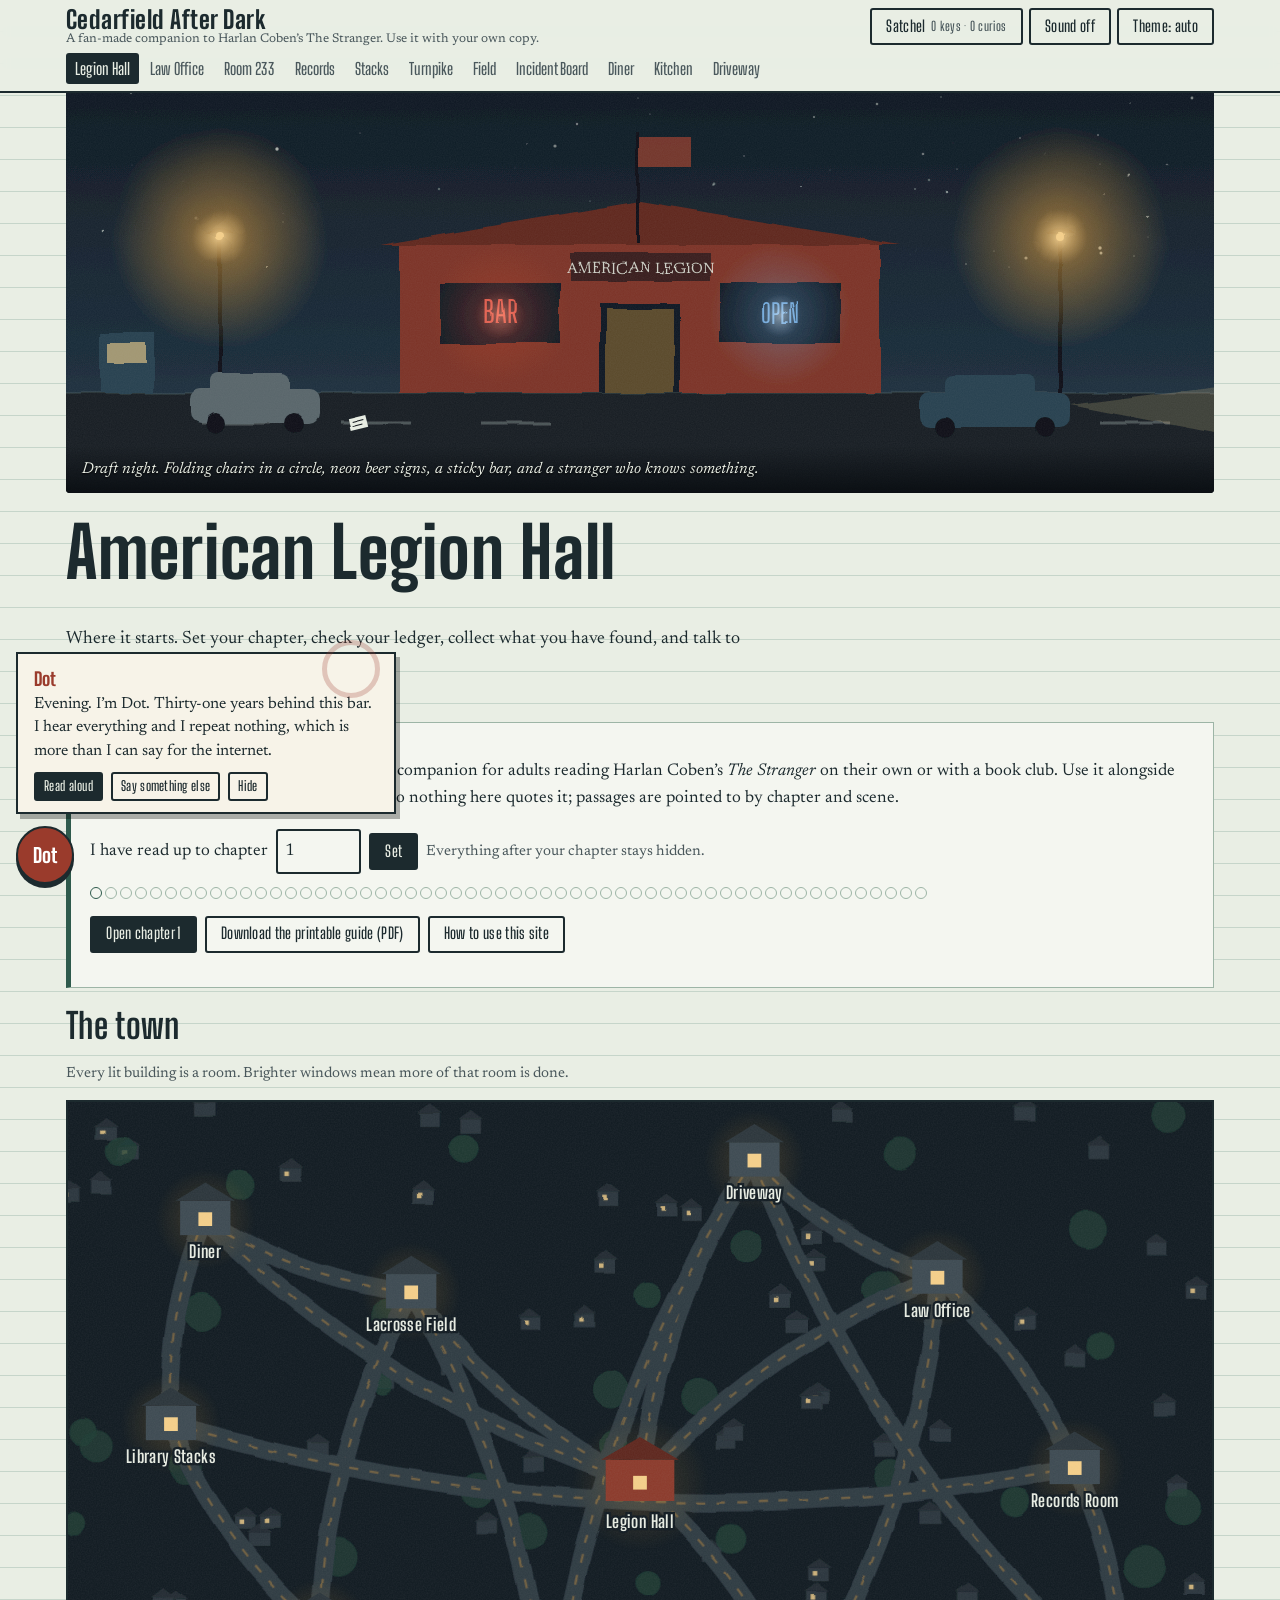
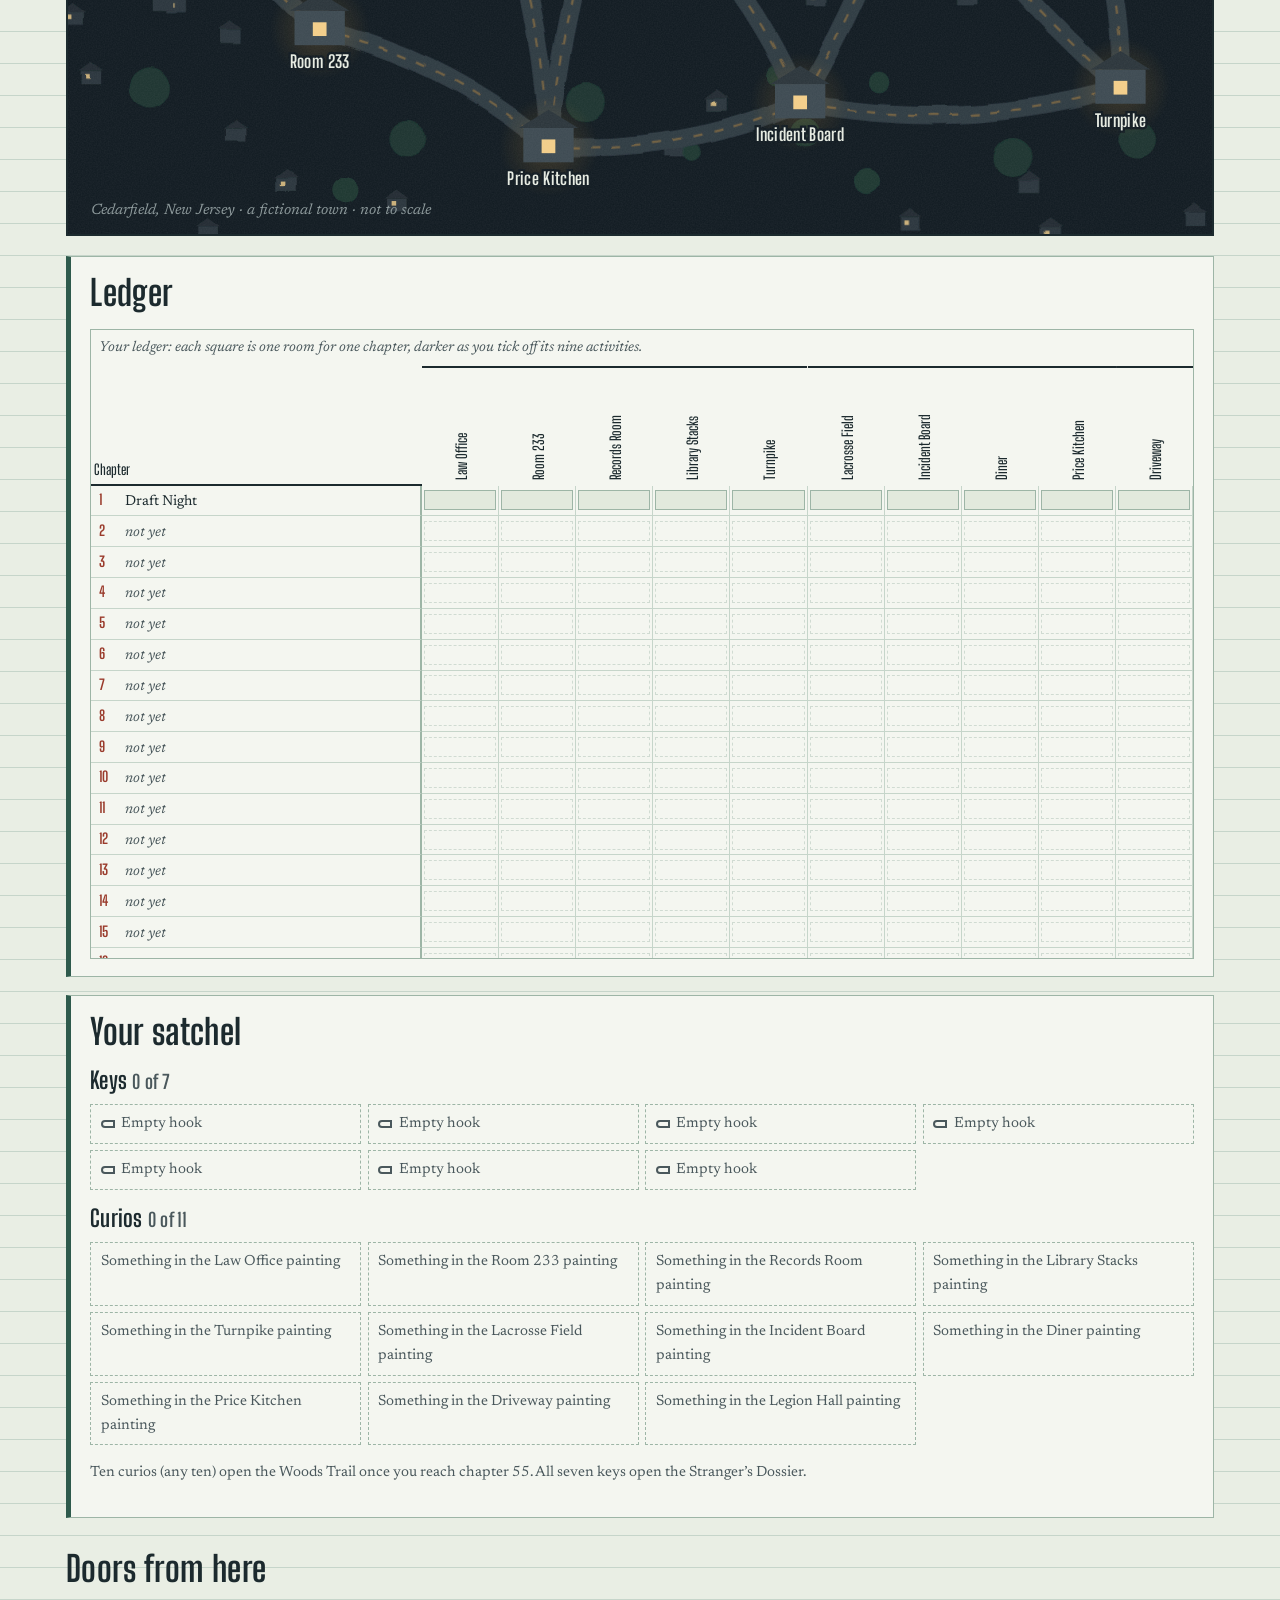
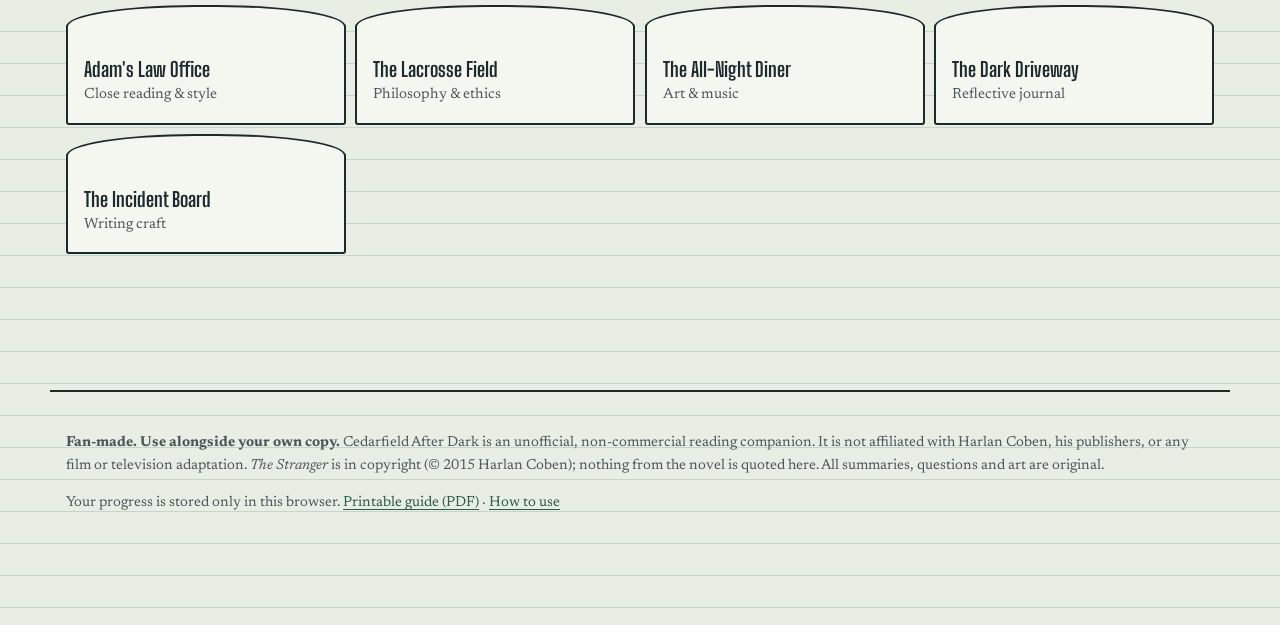
<file: index.html>
<!doctype html>
<html lang="en">
<head>
<meta charset="utf-8">
<meta name="viewport" content="width=device-width, initial-scale=1">
<title>Cedarfield After Dark</title>
<meta name="description" content="A free, fan-made reading companion for adults reading Harlan Coben's The Stranger: chapter guides, discussion questions, close reading, activities and tools, set in an illustrated Cedarfield at night.">
<meta name="theme-color" content="#121A21">
<link rel="icon" href="favicon.ico" sizes="any">
<link rel="icon" href="favicon.svg" type="image/svg+xml">
<link rel="apple-touch-icon" href="apple-touch-icon.png">
<link rel="manifest" href="site.webmanifest">
<link rel="stylesheet" href="css/style.css">
</head>
<body>
<a class="skip" href="#main">Skip to content</a>
<header class="top">
  <div class="topin">
    <a class="brand" href="#/">Cedarfield After Dark<span>A fan-made companion to Harlan Coben’s The Stranger. Use it with your own copy.</span></a>
    <div class="controls">
      <button class="btn ghost" id="satchelBtn" aria-expanded="false" aria-controls="satchelDrawer">Satchel <small id="satchelCount"></small></button>
      <button class="btn ghost" id="soundBtn" aria-pressed="false">Sound off</button>
      <span id="volWrap" hidden><label for="vol">Volume</label><input id="vol" type="range" min="0" max="1" step="0.05" value="0.5"></span>
      <button class="btn ghost" id="themeBtn">Theme: auto</button>
    </div>
  </div>
  <nav class="navrooms" aria-label="Rooms">
    <a href="#/">Legion Hall</a><a href="#/room/office">Law Office</a><a href="#/room/classroom">Room 233</a><a href="#/room/records">Records</a><a href="#/room/stacks">Stacks</a><a href="#/room/turnpike">Turnpike</a><a href="#/room/field">Field</a><a href="#/room/board">Incident Board</a><a href="#/room/diner">Diner</a><a href="#/room/kitchen">Kitchen</a><a href="#/room/driveway">Driveway</a>
  </nav>
</header>

<main id="main" tabindex="-1"></main>

<aside id="satchelDrawer" hidden aria-label="Your satchel"><button class="btn ghost close">Close</button><h2>Your satchel</h2><div id="satchelBody"></div></aside>

<button id="dotBtn" aria-controls="dot" aria-label="Talk to Dot, the bartender">Dot</button>
<div id="dot" role="status" aria-live="polite" aria-hidden="true"><p class="who">Dot</p><p id="dotMsg"></p>
  <div class="actions"><button class="btn" id="dotSpeak">Read aloud</button><button class="btn ghost" id="dotMore">Say something else</button><button class="btn ghost" id="dotHide">Hide</button></div></div>

<footer class="site">
  <p><strong>Fan-made. Use alongside your own copy.</strong> Cedarfield After Dark is an unofficial, non-commercial reading companion. It is not affiliated with Harlan Coben, his publishers, or any film or television adaptation. <cite>The Stranger</cite> is in copyright (© 2015 Harlan Coben); nothing from the novel is quoted here. All summaries, questions and art are original.</p>
  <p>Your progress is stored only in this browser. <a href="companion-guide.pdf">Printable guide (PDF)</a> · <a href="#/howto">How to use</a></p>
</footer>

<script src="js/data.js"></script>
<script src="js/art.js"></script>
<script src="js/audio.js"></script>
<script src="js/tools.js"></script>
<script src="js/app.js"></script>
</body>
</html>
</file>
<file: css/style.css>
/* Cedarfield After Dark — ledger paper by day, parking lot by night. */
@font-face{ font-family:'Newsreader'; font-style:normal; font-weight:200 800; font-display:swap; src:url(../assets/fonts/newsreader-latin-opsz-normal.woff2) format('woff2'); }
@font-face{ font-family:'Newsreader'; font-style:italic; font-weight:200 800; font-display:swap; src:url(../assets/fonts/newsreader-latin-opsz-italic.woff2) format('woff2'); }
@font-face{ font-family:'Big Shoulders Display'; font-style:normal; font-weight:500; font-display:swap; src:url(../assets/fonts/big-shoulders-display-latin-500-normal.woff2) format('woff2'); }
@font-face{ font-family:'Big Shoulders Display'; font-style:normal; font-weight:600; font-display:swap; src:url(../assets/fonts/big-shoulders-display-latin-600-normal.woff2) format('woff2'); }
@font-face{ font-family:'Big Shoulders Display'; font-style:normal; font-weight:700; font-display:swap; src:url(../assets/fonts/big-shoulders-display-latin-700-normal.woff2) format('woff2'); }
@font-face{ font-family:'Big Shoulders Display'; font-style:normal; font-weight:800; font-display:swap; src:url(../assets/fonts/big-shoulders-display-latin-800-normal.woff2) format('woff2'); }
:root{
  --paper:#E9EEE4; --paper2:#DFE6D9; --card:#F4F6F0; --ink:#1C2A2E; --ink2:#4A585C; --rule:#9DB5A6; --rule2:#C6D5CA;
  --cedar:#2E5A4C; --brick:#9A3B2C; --sodium:#C9831F; --glow:#3F78AE; --focus:#C9831F;
  --cellbase:#E2E9DD;
  --display:'Big Shoulders Display', 'Arial Narrow', sans-serif; --serif:'Newsreader', Georgia, serif;
  color-scheme: light;
}
@media (prefers-color-scheme: dark){ :root:not([data-theme="light"]){
  --paper:#121A21; --paper2:#18222A; --card:#1B262F; --ink:#E4E8DF; --ink2:#A7B3B0; --rule:#2C3D44; --rule2:#23323A;
  --cedar:#6FA58F; --brick:#D9705B; --sodium:#F0B04A; --glow:#86B7E8; --focus:#F0B04A; --cellbase:#1F2B33; color-scheme: dark; } }
:root[data-theme="dark"]{
  --paper:#121A21; --paper2:#18222A; --card:#1B262F; --ink:#E4E8DF; --ink2:#A7B3B0; --rule:#2C3D44; --rule2:#23323A;
  --cedar:#6FA58F; --brick:#D9705B; --sodium:#F0B04A; --glow:#86B7E8; --focus:#F0B04A; --cellbase:#1F2B33; color-scheme: dark; }

*{ box-sizing:border-box; }
[hidden]{ display:none !important; }
html{ -webkit-text-size-adjust:100%; }
body{ margin:0; background:var(--paper); color:var(--ink); font:400 1.0625rem/1.6 var(--serif); font-optical-sizing:auto;
  background-image: repeating-linear-gradient(to bottom, transparent 0 31px, var(--rule2) 31px 32px); background-attachment: local; overflow-x:hidden; }
a{ color:var(--cedar); text-underline-offset:.18em; text-decoration-thickness:1px; }
a:hover{ color:var(--brick); }
:focus-visible{ outline:3px solid var(--focus); outline-offset:2px; border-radius:2px; }
h1,h2,h3,h4{ font-family:var(--display); font-weight:700; line-height:1.05; letter-spacing:.01em; margin:0 0 .5em; }
h1{ font-size:clamp(2.4rem, 7vw, 4.4rem); font-weight:800; }
h2{ font-size:clamp(1.6rem, 4vw, 2.2rem); }
h3{ font-size:1.45rem; } h4{ font-size:1.2rem; }
small{ color:var(--ink2); font-size:.82em; }
cite{ font-style:italic; }
.sr{ position:absolute; width:1px; height:1px; overflow:hidden; clip:rect(0 0 0 0); white-space:nowrap; }
.fine{ color:var(--ink2); font-size:.92rem; }
.skip{ position:absolute; left:-999px; top:0; background:var(--ink); color:var(--paper); padding:.5em 1em; z-index:50; }
.skip:focus{ left:8px; top:8px; }

/* Top bar */
.top{ position:sticky; top:0; z-index:20; background:color-mix(in srgb, var(--paper) 92%, transparent); backdrop-filter:blur(6px); border-bottom:2px solid var(--ink); }
.topin{ max-width:1180px; margin:0 auto; padding:.5rem 16px; display:flex; flex-wrap:wrap; gap:.5rem 1rem; align-items:center; justify-content:space-between; }
.brand{ font-family:var(--display); font-weight:800; font-size:1.55rem; text-decoration:none; color:var(--ink); line-height:1; letter-spacing:.02em; }
.brand span{ display:block; font-family:var(--serif); font-weight:400; font-size:.78rem; letter-spacing:0; color:var(--ink2); }
.controls{ display:flex; flex-wrap:wrap; gap:.4rem; align-items:center; }
.navrooms{ max-width:1180px; margin:0 auto; padding:0 16px .45rem; display:flex; gap:.15rem; overflow-x:auto; scrollbar-width:thin; }
.navrooms a{ font-family:var(--display); font-weight:600; font-size:1.02rem; text-decoration:none; color:var(--ink2); padding:.15rem .55rem; border-radius:3px; white-space:nowrap; }
.navrooms a.here{ color:var(--paper); background:var(--ink); }
.btn{ font:600 .98rem/1 var(--display); letter-spacing:.02em; background:var(--ink); color:var(--paper); border:2px solid var(--ink); padding:.55em .9em; border-radius:3px; cursor:pointer; text-decoration:none; display:inline-flex; align-items:center; gap:.35em; }
.btn:hover{ background:var(--cedar); border-color:var(--cedar); color:var(--paper); }
.btn.ghost{ background:transparent; color:var(--ink); }
.btn.ghost:hover{ background:var(--paper2); color:var(--ink); }
.btn[disabled]{ opacity:.35; cursor:default; }
.btn.on, .btn[aria-pressed="true"].ghost{ background:var(--cedar); color:var(--paper); border-color:var(--cedar); }
#volWrap{ display:inline-flex; align-items:center; gap:.3rem; font-size:.85rem; }
#volWrap input{ width:90px; }

main{ max-width:1180px; margin:0 auto; padding:0 16px 120px; outline:none; }
main:focus, main:focus-visible{ outline:none; }
.loading{ font-style:italic; color:var(--ink2); padding:2rem 0; }

@media (max-width:700px){ .top{ position:static; } .brand span{ display:none; } .controls .btn{ font-size:.85rem; padding:.45em .6em; } .banner figcaption{ font-size:.85rem; } .banner svg{ height:230px; } }
/* Banners */
.banner{ margin:0 -16px; position:relative; background:#0E1822; overflow:hidden; }
.banner svg{ display:block; width:100%; height:clamp(200px, 34vw, 400px); }
.banner figcaption{ position:absolute; left:0; right:0; bottom:0; padding:.6rem 16px .7rem; color:#E9EEE4; font-style:italic; font-size:.98rem;
  background:linear-gradient(transparent, rgba(8,12,16,.85)); text-shadow:0 1px 2px #000; }
.curio{ cursor:pointer; }
.curio:hover, .curio:focus-visible{ filter:drop-shadow(0 0 6px #F6D08A); outline:none; }
@media (min-width: 900px){ .banner{ margin:0; border-radius:0 0 4px 4px; } }

/* Room entry transitions */
@media (prefers-reduced-motion: no-preference){
  .banner svg{ animation:.9s ease-out both enterFade; }
  .enter-hall svg{ animation:1.1s steps(1) both neon; }
  .enter-office svg{ animation:1s ease-out both blinds; }
  .enter-classroom svg{ animation:1s steps(1) both flicker; }
  .enter-records svg{ animation:.8s cubic-bezier(.2,.8,.2,1) both drawer; }
  .enter-stacks svg{ animation:1s ease-out both pageturn; transform-origin:left center; }
  .enter-turnpike svg{ animation:1.1s ease-out both sweep; }
  .enter-field svg{ animation:1.4s ease-out both flood; }
  .enter-board svg{ animation:.9s cubic-bezier(.2,.8,.2,1) both pin; }
  .enter-diner svg{ animation:1.1s steps(1) both neon; }
  .enter-kitchen svg{ animation:1.2s ease-out both warm; }
  .enter-driveway svg{ animation:1.6s ease-out both headlights; }
  .enter-secret svg{ animation:1.6s ease-out both iris; }
}
@keyframes enterFade{ from{ opacity:0; } }
@keyframes neon{ 0%{opacity:0} 10%{opacity:.8} 14%{opacity:.1} 22%{opacity:.9} 26%{opacity:.3} 34%{opacity:1} }
@keyframes flicker{ 0%{filter:brightness(.2)} 12%{filter:brightness(1.1)} 16%{filter:brightness(.4)} 30%{filter:brightness(1)} }
@keyframes blinds{ from{ clip-path: inset(0 0 100% 0); } to{ clip-path: inset(0 0 0 0); } }
@keyframes drawer{ from{ transform:translateY(18%); opacity:0; } }
@keyframes pageturn{ from{ transform:perspective(1200px) rotateY(-50deg); opacity:0; } }
@keyframes sweep{ from{ clip-path: inset(0 100% 0 0); filter:brightness(1.6); } to{ clip-path: inset(0 0 0 0); } }
@keyframes flood{ from{ filter:brightness(0) saturate(0); } 40%{ filter:brightness(.4); } }
@keyframes pin{ from{ transform:scale(1.15) rotate(-1deg); opacity:0; } }
@keyframes warm{ from{ filter:brightness(.15) sepia(1); } }
@keyframes headlights{ from{ filter:brightness(.1); clip-path:circle(8% at 32% 85%); } to{ clip-path:circle(150% at 32% 85%); } }
@keyframes iris{ from{ clip-path:circle(0% at 50% 50%); } to{ clip-path:circle(80% at 50% 50%); } }

/* Headings & panels */
.roomhead{ padding:1.4rem 0 .4rem; max-width:62rem; }
.roomhead .sub{ font-size:1.12rem; max-width:44rem; margin:.2rem 0 1rem; }
.kick{ font-family:var(--display); font-weight:600; color:var(--brick); font-size:1.1rem; margin:0 0 .2rem; letter-spacing:.02em; }
.panel{ background:var(--card); border:1px solid var(--rule); border-left:5px solid var(--cedar); padding:1.1rem 1.2rem; margin:1.1rem 0; }
.panel.lens{ border-left-color:var(--sodium); font-size:1.1rem; }
.prose p{ max-width:68ch; }
.chpick{ display:flex; gap:.4rem; align-items:center; flex-wrap:wrap; margin:.4rem 0; }
.chpick select{ font:inherit; font-size:1rem; padding:.45em .5em; max-width:min(100%, 78vw); background:var(--card); color:var(--ink); border:2px solid var(--ink); border-radius:3px; }
.actions{ display:flex; flex-wrap:wrap; gap:.5rem; }
.intro .setch{ display:flex; flex-wrap:wrap; align-items:center; gap:.5rem; margin:.8rem 0; }
.intro input[type=number]{ width:5em; font:inherit; padding:.4em; border:2px solid var(--ink); background:var(--card); color:var(--ink); border-radius:3px; }

/* Pips */
.pips{ display:flex; flex-wrap:wrap; gap:3px; margin:.6rem 0 1rem; }
.pip{ width:12px; height:12px; border:1.5px solid var(--rule); border-radius:50%; }
.pip.reached{ border-color:var(--cedar); }
.pip.done{ background:var(--cedar); border-color:var(--cedar); }

/* Map */
.mapsec{ margin:1.2rem 0; }
.townmap{ width:100%; height:auto; display:block; border:2px solid var(--ink); background:#101A21; }
.maplabel{ font:700 15px var(--display); fill:#E9EEE4; paint-order:stroke; stroke:#101A21; stroke-width:4px; letter-spacing:.02em; }
.mapnote{ font:italic 13px var(--serif); fill:#8E9A9C; }
.mapnode:hover .maplabel, .mapnode:focus .maplabel{ fill:#F6D08A; }
.mapnode:focus{ outline:none; } .mapnode:focus-visible rect{ stroke:#F6D08A; stroke-width:3; }

/* Ledger */
.ledgerwrap{ overflow:auto; max-height:70vh; border:1px solid var(--rule); }
.ledger{ border-collapse:separate; border-spacing:0; width:100%; font-size:.9rem; }
.ledger caption{ text-align:left; padding:.4rem .5rem; color:var(--ink2); font-style:italic; caption-side:top; }
.ledger thead th{ position:sticky; top:0; background:var(--card); z-index:2; font:600 .9rem var(--display); padding:.35rem .2rem; border-bottom:2px solid var(--ink); white-space:nowrap; writing-mode:vertical-rl; transform:rotate(180deg); height:7.5rem; text-align:left; }
.ledger thead th:first-child{ writing-mode:horizontal-tb; transform:none; vertical-align:bottom; height:auto; left:0; z-index:3; }
.ledger thead a{ color:var(--ink); text-decoration:none; }
.ledger tbody th{ position:sticky; left:0; background:var(--card); text-align:left; font-weight:400; padding:.15rem .5rem; border-right:2px solid var(--rule); border-bottom:1px solid var(--rule2); white-space:nowrap; max-width:15rem; overflow:hidden; text-overflow:ellipsis; z-index:1; }
.ledger tbody th a{ text-decoration:none; color:var(--ink); }
.ledger .cn{ display:inline-block; min-width:1.6em; font-family:var(--display); font-weight:700; color:var(--brick); }
.ledger td{ padding:2px; border-bottom:1px solid var(--rule2); border-right:1px solid var(--rule2); text-align:center; }
.ledger .cell{ display:block; width:100%; min-width:22px; height:20px; background:color-mix(in srgb, var(--cedar) calc(var(--p) * 100%), var(--cellbase)); border:1px solid var(--rule); }
.ledger .cell:hover{ outline:2px solid var(--sodium); }
.ledger .cell.off{ background:transparent; border-style:dashed; opacity:.4; }
.ledger tr.future th{ color:var(--ink2); }
.hidden-t{ font-style:italic; color:var(--ink2); }

/* Satchel */
.satchel-inline ul, #satchelBody ul{ list-style:none; padding:0; margin:0 0 1rem; display:grid; grid-template-columns:repeat(auto-fill, minmax(220px,1fr)); gap:.4rem; }
#satchelBody li{ border:1px dashed var(--rule); padding:.45rem .6rem; color:var(--ink2); font-size:.92rem; }
#satchelBody li.got{ border:1px solid var(--cedar); color:var(--ink); background:var(--paper2); }
#satchelBody li small{ display:block; }
.kicon{ display:inline-block; width:14px; height:8px; border:2px solid currentColor; border-radius:4px 0 0 4px; margin-right:.4rem; vertical-align:middle; }
#satchelDrawer{ position:fixed; right:0; top:0; bottom:0; width:min(440px, 100%); background:var(--card); border-left:3px solid var(--ink); z-index:40; padding:1rem 16px 2rem; overflow:auto; box-shadow:-10px 0 30px rgba(0,0,0,.25); }
#satchelDrawer .close{ float:right; }

/* Doors */
.doors{ margin:2rem 0 1rem; }
.doorgrid{ display:grid; grid-template-columns:repeat(auto-fill, minmax(230px, 1fr)); gap:.6rem; }
.door{ display:flex; flex-direction:column; gap:.2rem; padding:.9rem 1rem 1rem; text-decoration:none; color:var(--ink); background:var(--card);
  border:2px solid var(--ink); border-radius:46% 46% 3px 3px / 18% 18% 3px 3px; min-height:7.5rem; justify-content:flex-end; }
.door:hover{ background:var(--paper2); color:var(--ink); }
.dname{ font:700 1.25rem/1.1 var(--display); }
.dsub{ font-size:.92rem; color:var(--ink2); }
.door.secret{ border-color:var(--brick); }
.door.locked{ border-style:dashed; justify-content:flex-start; }
.door.riddle{ grid-column:1 / -1; border-radius:3px; }
.door.riddle .dsub{ font-size:1rem; color:var(--ink); font-style:italic; max-width:60ch; }
.door.riddle input{ font:inherit; padding:.45em; border:2px solid var(--ink); background:var(--paper); color:var(--ink); width:min(100%, 22rem); margin:.4rem .4rem .4rem 0; border-radius:3px; }
.door.riddle output{ display:block; margin-top:.3rem; font-style:italic; }
.shake{ animation:.4s shake; }
@keyframes shake{ 25%{ transform:translateX(-6px); } 75%{ transform:translateX(6px); } }

/* Chapter page */
.chapcols{ display:grid; grid-template-columns:1fr; gap:0 1.2rem; }
@media (min-width:980px){ .chapcols{ grid-template-columns: 1.6fr 1fr; align-items:start; } }
.beats li, .questions li, .prompts li{ margin:.35rem 0; }
.questions{ columns:1; }
@media (min-width:900px){ .questions{ columns:2; column-gap:2.5rem; } .questions li{ break-inside:avoid; } }
.questions li.club{ font-weight:500; }
.tag{ display:inline-block; font:600 .78rem var(--display); background:var(--brick); color:#fff; padding:.1em .45em; border-radius:2px; letter-spacing:.03em; vertical-align:2px; }
.cast{ display:grid; grid-template-columns:max-content 1fr; gap:.2rem .9rem; }
.cast dt{ font-weight:600; } .cast dd{ margin:0; }
.close{ border-top:1px solid var(--rule); padding-top:.8rem; margin-top:.8rem; }
.close:first-of-type{ border-top:0; margin-top:0; }
.cite{ font-style:italic; color:var(--ink2); }
.ask{ font-weight:500; }
.roomchips{ display:grid; grid-template-columns:repeat(auto-fill, minmax(150px,1fr)); gap:.4rem; }
.roomchip{ display:flex; flex-direction:column; padding:.5rem .6rem; text-decoration:none; color:var(--ink); border:1px solid var(--rule);
  background:linear-gradient(to right, color-mix(in srgb, var(--cedar) 30%, transparent) calc(var(--p)*100%), transparent 0); }
.roomchip strong{ font:700 1.05rem var(--display); } .roomchip span{ font-size:.82rem; color:var(--ink2); }
.projects{ display:grid; grid-template-columns:repeat(auto-fill, minmax(280px,1fr)); gap:1rem; }
.project{ border-top:3px solid var(--sodium); padding-top:.5rem; }
.checks{ list-style:none; padding:0; } .checks li{ margin:.3rem 0; } .checks label{ display:flex; gap:.5rem; align-items:flex-start; }
.checks input, .tickrow input{ width:1.15rem; height:1.15rem; accent-color:var(--cedar); margin-top:.25rem; flex:none; }
.donebox{ display:inline-flex; gap:.5rem; align-items:center; font-weight:600; }
.reading li{ margin:.35rem 0; }

/* Activities */
.acts{ list-style:none; padding:0; counter-reset:a; display:grid; gap:.6rem; }
.act{ border:1px solid var(--rule); padding:.7rem .9rem; background:var(--paper); }
.act.ticked{ border-color:var(--cedar); background:color-mix(in srgb, var(--cedar) 9%, var(--paper)); }
.tickrow{ display:flex; gap:.6rem; align-items:flex-start; cursor:pointer; }
.atitle{ font:700 1.18rem/1.2 var(--display); flex:1; }
.mins{ font-size:.85rem; color:var(--ink2); white-space:nowrap; }
.act p{ margin:.3rem 0 .2rem 1.8rem; max-width:70ch; }
.act details{ margin-left:1.8rem; }
summary{ cursor:pointer; color:var(--cedar); font-weight:600; }
textarea, input[type=text], .tool input:not([type]), select{ font:inherit; color:var(--ink); background:var(--paper); }
textarea{ width:100%; border:1px solid var(--rule); padding:.6rem; line-height:1.55; border-radius:2px; resize:vertical;
  background-image: repeating-linear-gradient(to bottom, transparent 0 calc(1.55em - 1px), var(--rule2) calc(1.55em - 1px) 1.55em); background-attachment:local; }

/* Tools */
.tools{ display:grid; grid-template-columns:minmax(0,1fr); gap:.6rem; }
.tool, .toolbody{ min-width:0; max-width:100%; }
.toolbody{ overflow-x:auto; }
.toolbody svg{ max-width:100%; height:auto; }
.toolbody select, .toolbody label{ max-width:100%; }
.toolbody select{ width:100%; }
.tool{ border:2px solid var(--ink); background:var(--paper); }
.tool > summary{ list-style:none; padding:.75rem 1rem; display:flex; flex-direction:column; gap:.1rem; color:var(--ink); }
.tool > summary::-webkit-details-marker{ display:none; }
.tool > summary::after{ content:'Open'; font:600 .85rem var(--display); color:var(--cedar); }
.tool[open] > summary::after{ content:'Close'; }
.tname{ font:700 1.3rem var(--display); }
.tdesc{ font-weight:400; color:var(--ink2); font-size:.96rem; }
.toolbody{ padding:0 1rem 1rem; border-top:1px solid var(--rule); }
.toolbody .card, .card{ border:1px solid var(--rule); padding:.7rem .8rem; margin:.6rem 0; background:var(--card); }
.deck{ min-height:8rem; border-left:5px solid var(--brick); }
.qq{ font-size:1.12rem; font-weight:500; }
.qopts{ display:grid; gap:.4rem; } .qopts .btn{ justify-content:flex-start; text-align:left; line-height:1.3; font-family:var(--serif); font-weight:500; }
.qopts .right{ background:var(--cedar); color:#fff; border-color:var(--cedar); } .qopts .wrong{ background:var(--brick); color:#fff; border-color:var(--brick); }
.slider{ margin:.7rem 0; }
.slider label{ display:grid; grid-template-columns:1fr auto; gap:.2rem .6rem; align-items:center; }
.slider label span{ grid-column:1 / -1; font-weight:500; }
.slider input[type=range]{ width:100%; accent-color:var(--brick); }
.slider output{ font:700 1.1rem var(--display); min-width:2ch; text-align:right; }
.ends{ display:flex; justify-content:space-between; font-size:.82rem; color:var(--ink2); gap:1rem; }
.chart{ width:100%; height:auto; max-height:220px; margin:.6rem 0; }
.chart .bar{ fill:var(--cedar); } .chart .nil{ fill:var(--rule2); } .chart .axis{ stroke:var(--ink2); } .chart .axt{ font:12px var(--serif); fill:var(--ink2); }
.scrollx{ overflow-x:auto; }
.concord{ border-collapse:collapse; font-size:.82rem; margin:.5rem 0; }
.concord caption{ white-space:nowrap; text-align:left; font-style:italic; color:var(--ink2); padding:.3rem 0; }
.concord th{ text-align:left; font-weight:500; padding:.1rem .6rem .1rem 0; white-space:nowrap; position:sticky; left:0; background:var(--paper); }
.concord td{ width:12px; min-width:12px; height:14px; border:1px solid var(--rule2); }
.concord td.on{ background:var(--brick); }
.braid td{ border-color:transparent; }
.sw{ display:inline-block; width:10px; height:10px; margin-right:.4rem; }
.chips{ display:flex; flex-wrap:wrap; gap:.35rem; margin:.5rem 0; }
.chip{ font:inherit; font-size:.9rem; border:1.5px solid var(--ink2); background:transparent; color:var(--ink); padding:.25em .7em; border-radius:999px; cursor:pointer; }
.chip.on{ background:var(--brick); border-color:var(--brick); color:#fff; }
.data{ border-collapse:collapse; width:100%; font-size:.92rem; }
.data th, .data td{ border-bottom:1px solid var(--rule2); padding:.3rem .4rem; text-align:left; vertical-align:top; }
.timeline{ list-style:none; padding:0; border-left:3px solid var(--sodium); margin-left:.4rem; }
.timeline li{ display:grid; grid-template-columns:4.2rem 1fr; gap:.5rem; padding:.25rem 0 .25rem .8rem; }
.yr{ font:700 1.1rem var(--display); color:var(--brick); }
.cols{ columns:2 14rem; list-style:none; padding:0; } .cols li{ break-inside:avoid; margin:.2rem 0; }
.refs dt{ font-weight:600; margin-top:.5rem; } .refs dd{ margin:0 0 .3rem; }
.v3{ display:grid; grid-template-columns:1fr; gap:.6rem; } @media(min-width:760px){ .v3{ grid-template-columns:1fr 1fr 1fr; } }
.shelf{ list-style:none; padding:0; } .shelf li{ display:flex; gap:.6rem; justify-content:space-between; align-items:center; border-bottom:1px solid var(--rule2); padding:.4rem 0; flex-wrap:wrap; }
.web{ width:100%; height:auto; max-height:420px; } .wl{ stroke:var(--rule); } .wc{ fill:var(--ink); } .wt{ fill:var(--paper); font:700 15px var(--display); }
.wn circle{ fill:var(--sodium); stroke:var(--ink); } .wn text{ font:12px var(--serif); fill:var(--ink); } .wn{ cursor:pointer; } .wn:focus{ outline:none; } .wn:focus circle, .wn:hover circle{ fill:var(--brick); }
.routemap{ width:100%; height:auto; border:2px solid var(--ink); background:#14202A; }
.routemap .sea{ fill:#14202A; } .routemap .river{ fill:none; stroke:#3F78AE; stroke-width:3; opacity:.7; } .routemap .lake{ fill:none; stroke:#3F78AE; stroke-width:6; opacity:.6; }
.routemap .st{ font:700 22px var(--display); fill:#59656B; } .pin circle{ fill:#F0B04A; stroke:#0E1822; stroke-width:2; } .pin{ cursor:pointer; } .pin:hover circle, .pin:focus circle{ fill:#FF6B5A; r:8; } .pin:focus{ outline:none; }
.row{ display:block; margin:.5rem 0; font-weight:500; } .row input{ display:block; width:100%; padding:.45em; border:1px solid var(--rule); margin-top:.2rem; }
.row2{ display:flex; flex-wrap:wrap; gap:.8rem; margin:.5rem 0; } .row2 select, .row2 input{ display:block; max-width:100%; padding:.4em; }
.ladder li{ display:flex; gap:.4rem; align-items:center; margin:.2rem 0; } .ladder li span{ flex:1; } .ladder .btn{ padding:.25em .5em; }
.seg{ display:flex; flex-wrap:wrap; gap:.3rem; margin:.4rem 0; }
.stairs li{ margin:.4rem 0; } .tiny{ font-size:.85rem; color:var(--ink2); }
.cork{ display:grid; grid-template-columns:repeat(auto-fill, minmax(200px,1fr)); gap:.6rem; background:#6E4F33; padding:.8rem; }
.icard{ background:#F2EFE4; color:#1C2A2E; padding:.5rem .6rem; box-shadow:2px 3px 0 rgba(0,0,0,.25); }
.icard p{ margin:.2rem 0 .4rem; font-size:.92rem; } .icard small{ color:#59656B; } .icard .btn{ color:#1C2A2E; border-color:#1C2A2E; font-size:.82rem; }
.icard.v1{ background:#F6E7A8; } .icard.v2{ background:#E9C3BB; } .icard.v3{ background:#CFE0EA; }
.arch li{ display:flex; gap:.6rem; justify-content:space-between; align-items:flex-start; margin:.35rem 0; flex-wrap:wrap; } .arch li span{ flex:1 1 16rem; }
.plants li{ margin:.4rem 0; }
.juke{ list-style:none; padding:0; } .juke li{ display:flex; gap:.8rem; justify-content:space-between; align-items:flex-start; border-bottom:1px solid var(--rule2); padding:.5rem 0; flex-wrap:wrap; } .juke li div{ flex:1 1 18rem; } .juke p{ margin:.2rem 0; }
.palpick{ display:flex; gap:.8rem; flex-wrap:wrap; } .palpick input{ width:48px; height:36px; border:0; padding:0; background:none; }
.strip{ display:flex; flex-wrap:wrap; gap:3px; margin:.8rem 0; } .sw3{ display:flex; flex-direction:column; width:16px; height:42px; border:1px solid var(--rule); } .sw3 i{ flex:1; }
.sketchbar{ display:flex; flex-wrap:wrap; gap:.4rem; align-items:center; margin:.5rem 0; } .swatch{ width:28px; height:28px; border:2px solid var(--rule); border-radius:50%; cursor:pointer; } .swatch.on{ border-color:var(--ink); box-shadow:0 0 0 2px var(--sodium); }
.sketch{ width:100%; height:auto; touch-action:none; border:2px solid var(--ink); cursor:crosshair; }
.recipe{ border:1px solid var(--rule); padding:.7rem .9rem; margin:.6rem 0; background:var(--card); } .recipe input{ width:4em; }
.timers{ display:grid; grid-template-columns:repeat(auto-fill, minmax(180px,1fr)); gap:.6rem; } .timer output{ font:700 1.6rem var(--display); margin-right:.3rem; }
.frame li{ margin:.6rem 0; }
.cipher{ font:700 1.6rem/1.3 var(--display); letter-spacing:.08em; color:var(--brick); word-break:break-word; }
.develop svg{ width:100%; max-width:420px; height:auto; display:block; }
.score{ font:700 1.6rem var(--display); }

/* Dot */
#dotBtn{ position:fixed; left:16px; bottom:16px; z-index:30; width:58px; height:58px; border-radius:50%; border:2px solid var(--ink); background:var(--brick); color:#fff; font:800 1.25rem var(--display); cursor:pointer; box-shadow:0 4px 0 var(--ink); }
#dot{ position:fixed; left:16px; bottom:86px; z-index:30; width:min(380px, calc(100vw - 32px)); background:#F7F3E8; color:#1C2A2E; border:2px solid #1C2A2E; padding:.9rem 1rem .7rem; transform:translateY(12px) rotate(-1deg); opacity:0; pointer-events:none; transition:.25s; box-shadow:4px 5px 0 rgba(0,0,0,.3); }
#dot.open{ opacity:1; transform:none; pointer-events:auto; }
#dot::before{ content:''; position:absolute; right:14px; top:-14px; width:48px; height:48px; border:5px solid rgba(154,59,44,.25); border-radius:50%; pointer-events:none; }
#dot .who{ font:800 1.15rem var(--display); margin:0 0 .2rem; color:#9A3B2C; }
#dot p{ margin:0 0 .6rem; font-size:1rem; line-height:1.45; }
#dot .btn{ font-size:.85rem; padding:.4em .6em; } #dot .btn.ghost{ color:#1C2A2E; border-color:#1C2A2E; }
@media (prefers-reduced-motion: reduce){ #dot{ transition:none; } * { scroll-behavior:auto !important; } }

footer.site{ max-width:1180px; margin:0 auto; padding:1.5rem 16px 6rem; color:var(--ink2); font-size:.9rem; border-top:2px solid var(--ink); }

/* Commonplace window */
.cpwin{ background:#fff; color:#111; } .cpwin main{ max-width:46rem; padding:2rem 1rem; }
.cpentry{ border-top:1px solid #ccc; padding-top:.6rem; margin-top:.8rem; break-inside:avoid; }

/* Print: chapter plan */
@media print{
  body{ background:#fff; color:#000; font-size:11pt; }
  .top, .navrooms, #dot, #dotBtn, .doors, .banner, footer.site, .actions, #satchelDrawer, .chpick, .tools{ display:none !important; }
  .panel{ border:0; border-top:1px solid #999; padding:.4rem 0; background:none; break-inside:auto; }
  .questions{ columns:2; } a{ color:#000; text-decoration:none; }
  textarea{ border:1px solid #999; min-height:6em; }
}
</file>
